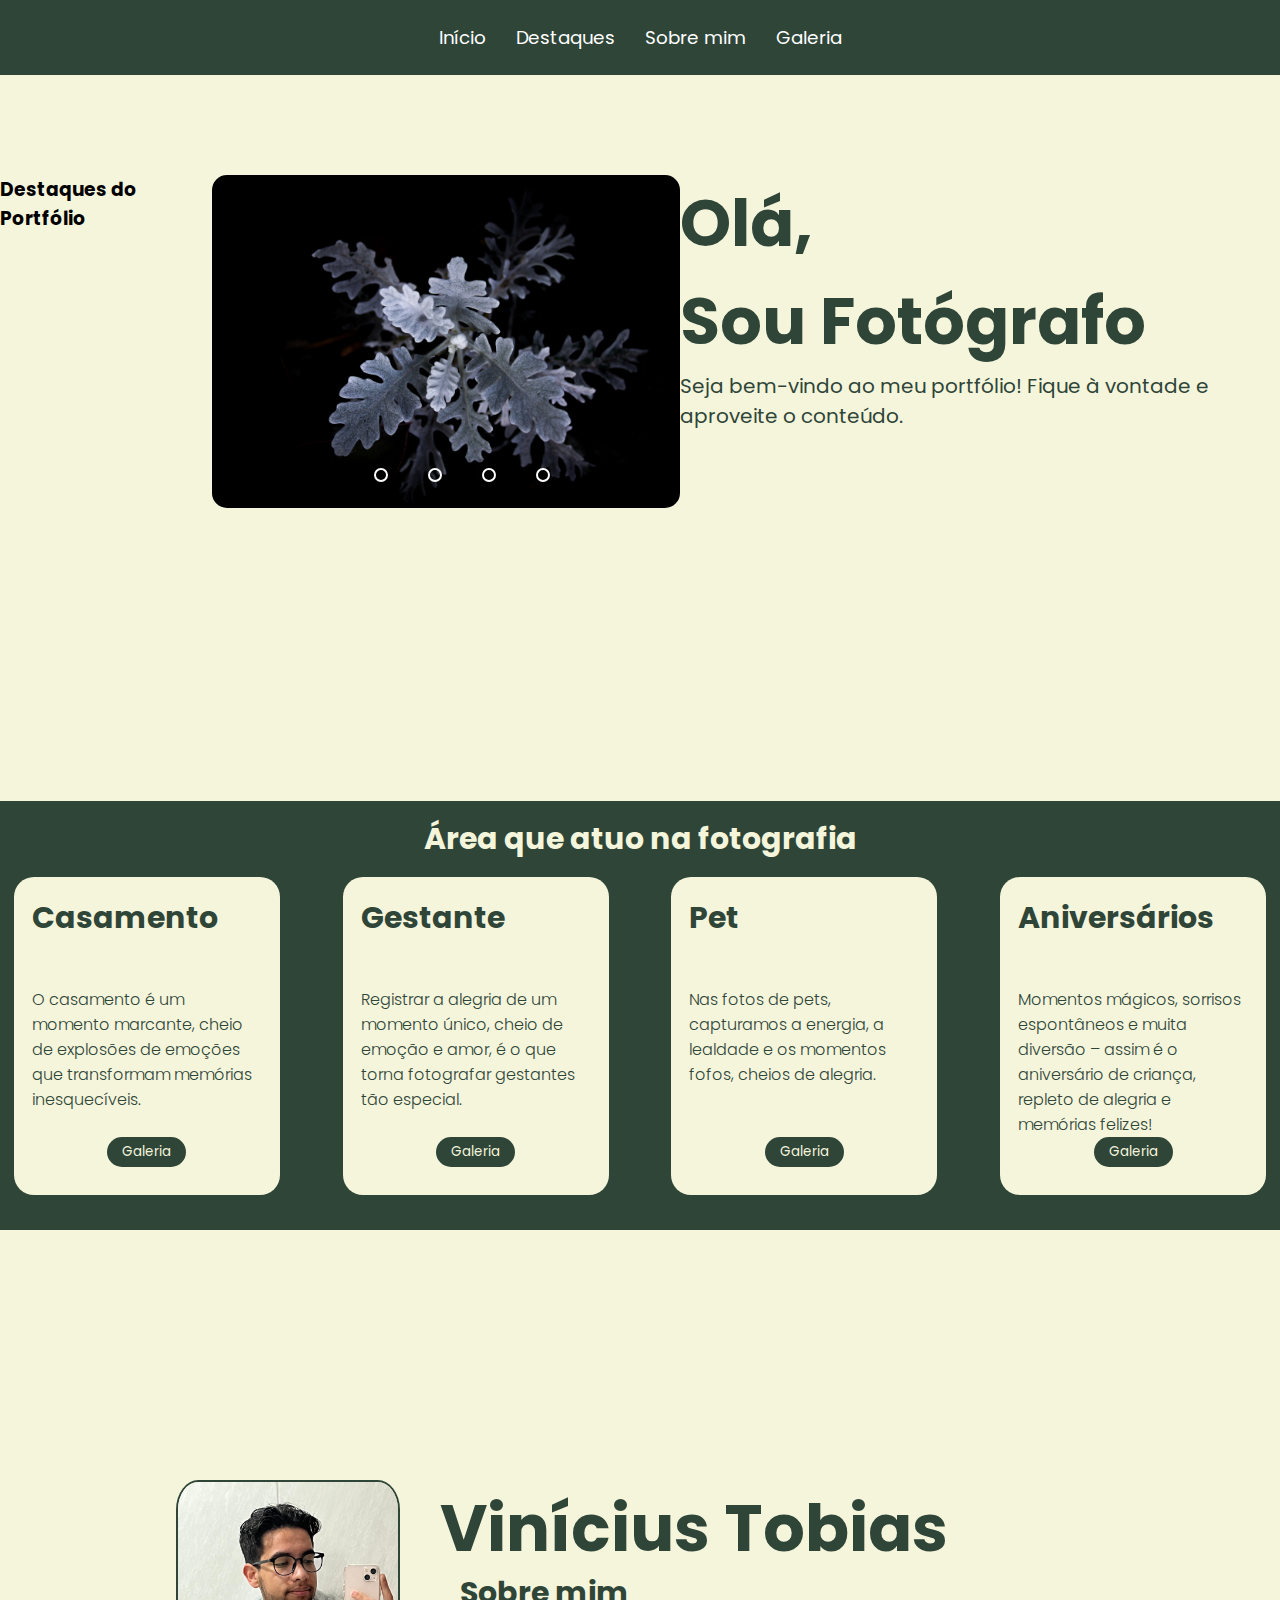
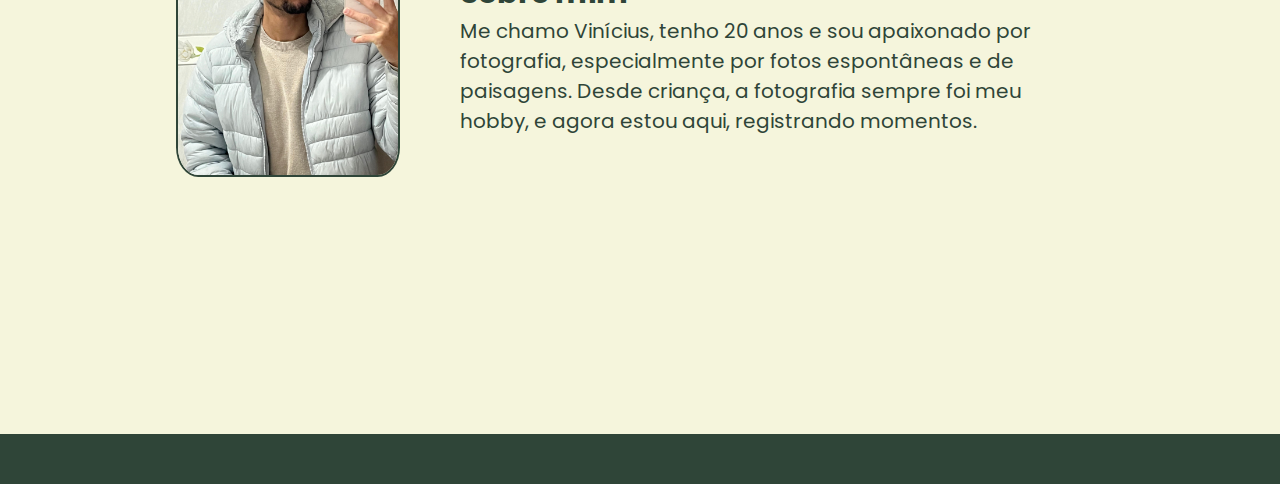
<file: Inicio.html>
<!DOCTYPE html>
<html lang="pt-br">
<head>
    <meta charset="UTF-8">
    <meta name="viewport" content="width=device-width, initial-scale=1.0">
    <title>Vinícius Tobias</title>
    <link rel="stylesheet" href="../Style/inicio.css">
    <link rel="stylesheet" href="../Style/inicio-cell-model.css">
    <link rel="preconnect" href="https://fonts.googleapis.com">
    <link rel="preconnect" href="https://fonts.gstatic.com" crossorigin>
    <link href="https://fonts.googleapis.com/css2?family=Poppins:wght@300;500;700&display=swap" rel="stylesheet">
    <script defer src="../script/menu.js"></script>
</head>
<body style="background-color: #f5f5dc;">
    <!-- Menu -->
    <!-- <nav class="menu">
        <header>
            <div>
                <ul>
                    <li><a href="#inicio">Inicio</a></li>
                    <li><a href="#iddestaques">Destaque</a></li>
                    <li><a href="#idsobremim">Sobre mim</a></li>
                    <li><a href="#idcards">Estilos</a></li>
                </ul>
            </div>
        </header>
    </nav> -->

    <header>
        <nav class="nav-bar">
            <div class="nav-list">
                <ul>
                    <li class="nav-item"><a href="#inicio" class="nav-link">Início</a></li>
                </ul>
                <ul>
                    <li class="nav-item"><a href="#iddestaques" class="nav-link">Destaques</a></li>
                </ul>
                <ul>
                    <li class="nav-item"><a href="#idsobremim" class="nav-link">Sobre mim</a></li>
                </ul>
                <ul>
                    <li class="nav-item"><a href="#" class="nav-link">Galeria</a></li>
                </ul>
            </div>

            <div class="mobile-menu-icon">
                <button onclick="menuShow()"><img class="icon" src="[data-uri]"/></button>
            </div>
        </nav>

        <div class="mobile-menu">
            <ul>
                <li class="nav-item"><a href="#inicio" class="nav-link">Início</a></li>
            </ul>
            <ul>
                <li class="nav-item"><a href="#iddestaques" class="nav-link">Destaques</a></li>
            </ul>
            <ul>
                <li class="nav-item"><a href="#idsobremim" class="nav-link">Sobre mim</a></li>
            </ul>
            <ul>
                <li class="nav-item"><a href="#" class="nav-link">Galeria</a></li>
            </ul>
        </div>

    </header>

    <!-- Titulo -->
    
    <div class="iniciopagina">
    
        <div>
            <div class="title" id="inicio">
                <h1>Olá,<br>Sou Fotógrafo</h1>
                <p>Seja bem-vindo ao meu portfólio! Fique à vontade e aproveite o conteúdo.</p>
            </div>
    
            <div class="atalhogaleria">
                <button onclick="window.location.href='outra-pagina.html';" class="btn">Entre em contato</button>
            </div>
        </div>
    
    
        <!-- Carrossel -->
    
    
        <div class="slider" id="iddestaques">
            <div class="slides">
                <input type="radio" name="radio-btn" id="radio1">
                <input type="radio" name="radio-btn" id="radio2">
                <input type="radio" name="radio-btn" id="radio3">
                <input type="radio" name="radio-btn" id="radio4">
    
                <div class="slide first">
                    <img src="../Photos/20200512140300__MG_6605.jpg" alt="imagem 1">
                </div>
                <div class="slide">
                    <img src="../Photos/_MG_8771.JPG" alt="imagem 2">
                </div>
                <div class="slide">
                    <img src="../Photos/20241223172247_IMG_7174.JPG" alt="imagem 3">
                </div>
                <div class="slide">
                    <img src="../Photos/20241223171452_IMG_7118.JPG" alt="imagem 4">
                </div>
    
                <div class="navigation-auto">
                    <div class="auto-bnt1"></div>
                    <div class="auto-bnt2"></div>
                    <div class="auto-bnt3"></div>
                    <div class="auto-bnt4"></div>
                </div>
    
            </div>
    
            <div class="manual-navigation">
                <label for="radio1" class="manual-btn"></label>
                <label for="radio2" class="manual-btn"></label>
                <label for="radio3" class="manual-btn"></label>
                <label for="radio4" class="manual-btn"></label>
            </div>
        </div>
    
        <div class="destaqueinicio">

            <h3>
                Destaques do Portfólio
            </h3>

        </div>

    </div>

    <!-- Area de atuação -->

    <div class="areaatuação">
        <h3>Área que atuo na fotografia</h3>
    </div>

    <!-- Cards -->
    <div class="cards" id="idcards">
        <div class="cardestilo">
            <h4>
                Casamento <br> ‎ 
            </h4>
            <p>
                O casamento é um momento marcante, cheio de explosões de emoções que transformam memórias inesquecíveis.
            </p>
            <div  class="galeriabutton">
                <button onclick="window.location.href='outra-pagina.html';" class="btn">Galeria</button>
            </div>
        </div>

        <div class="cardestilo">
            <h4>
                Gestante <br> ‎ 
            </h4>
            <p>
                Registrar a alegria de um momento único, cheio de emoção e amor, é o que torna fotografar gestantes tão especial.
            </p>
            <div  class="galeriabutton">
                <button onclick="window.location.href='outra-pagina.html';" class="btn">Galeria</button>
            </div>
        </div>

        <div class="cardestilo">
            <h4>
                Pet <br> ‎ 
            </h4>
            <p>
                Nas fotos de pets, capturamos a energia, a lealdade e os momentos fofos, cheios de alegria.
            </p>
            <div  class="galeriabutton">
                <button onclick="window.location.href='outra-pagina.html';" class="btn">Galeria</button>
            </div>
        </div>

        <div class="cardestilo">
            <h4>
                Aniversários <br> ‎ 
            </h4>
            <p>
                Momentos mágicos, sorrisos espontâneos e muita diversão – assim é o aniversário de criança, repleto de alegria e memórias felizes!
            </p>
            <div  class="galeriabutton">
                <button onclick="window.location.href='outra-pagina.html';" class="btn">Galeria</button>
            </div>
        </div>
    </div>

    <!-- Sobre mim -->
    <div class="about-me" id="idsobremim">
        <div class="foto-titulo">
            <img src="../Photos/viniciusa.jpg" alt="Foto de vinicius">
        </div>

        <div class="sobremim">
            <h2>Vinícius Tobias</h2>
            <h3>
                Sobre mim
            </h3>
            <p>
                Me chamo Vinícius, tenho 20 anos e sou apaixonado por fotografia, especialmente por fotos espontâneas e de paisagens. Desde criança, a fotografia sempre foi meu hobby, e agora estou aqui, registrando momentos.
            </p>
        </div>
    </div>

    

    <div class="rodape"></div>
    
    <script src="../script/menu.js"></script>
    <script src="../script/script.js"></script>
</body>
</html>
</file>
<file: Style/inicio.css>
* {
    padding: 0px;
    margin: 0px;
    font-family: "Poppins", serif;
    /* background-color: #f5f5dc; */
}

.body {
    background-color: #f5f5dc;
    height: 100vh;
}

/* Menu */

header {
    background-color: #2f4538;
}

.nav-bar {
    display: flex;
    justify-content: center;
    padding: 1.5rem 6rem;
}

.nav-list {
    display: flex;
    align-items: center;
}

.nav-list ul {
    display: flex;
    justify-content: center;
    list-style: none;
}

.nav-item {
    margin: 0 15px;
}

.nav-link {
    text-decoration: none;
    font-size: 1.15rem;
    color: #fff;
    font-weight: 400;
}

.login-button button {
    border: none;
    padding: 10px 15px;
    border-radius: 5px;
    background-color: #0187a7;
}

.login-button button a {
    text-decoration: none;
    color: #fff;
    font-weight: 500;
    font-size: 1.1rem;
}

.mobile-menu-icon {
    display: none;
}

.mobile-menu {
    display: none;
}


/* .menu ul{
    list-style-type: none;
    padding: 10px 0px;
    margin: 0;
    display: flex;
    flex-wrap: wrap;
    justify-content: center;
    background: #2f4538;
}

.menu li {
    margin-right: 20px;
}

.menu a {
    text-decoration: none;
    color: #f5f5dc;
    padding: 10px 20px;
    font-weight: 300;
    background: #2f4538;
}

.menu a:hover {
    background-color: #4d725d;
    border-radius: 5px;
}

} */

html {
    scroll-behavior: smooth;
}

/* Titulo */


.title {
    margin: 0px 0px 370px 0px;
    width: 600px;
}

.title h1 {
    font-size: 65px;
    color: #2f4538;
}

.title p {
    font-size: 20px;
    color: #2f4538;
}

.iniciopagina {
    display: flex;
    flex-direction:row-reverse;
    margin-top: 100px;
}

/* Carrossel */

.slider {
    margin: 0 auto;
    width: 500px;
    height: 333px;
    overflow: hidden;
    border-radius: 15px;
}

.slides{
    width: 400%;
    height: 333px;
    display: flex;
}

.slides input {
    display: none;
}

.slide{
    width: 25%;
    position: relative;
    transition: 2s;
}

.slide img{
    width: 500px;
}

.manual-navigation{
    position: absolute;
    width: 500px;
    margin-top: -40px;
    display: flex;
    justify-content: center;
}

.manual-btn{
    border: 2px solid #fff;
    padding: 5px;
    border-radius: 101px;
    cursor: pointer;
    transition: 1s;
}

.manual-btn:not(:last-child){
    margin-right: 40px;
}

.manual-btn:hover{
    background-color: #fff;
}

#radio1:checked ~ .first {
    margin-left:0;
}

#radio2:checked ~ .first {
    margin-left:-25%;
}

#radio3:checked ~ .first {
    margin-left:-50%;
}

#radio4:checked ~ .first {
    margin-left:-75%;
}

.navgation-auto div{
    border: 2px solid #20a6ff;
    padding: 5px;
    border-radius: 10px;
    cursor: pointer;
    transition: 1s;
}

.navigation-auto{
    position: absolute;
    width: 500px;
    margin-top: 360px;
    display: flex;
    justify-content: center;
}

.navigation-auto div:not(:last-child){
    margin-right: 40px;
}

#radio1:checked ~ .navigation-auto .auto-bnt1{
    background-color: #fff;
}

#radio2:checked ~ .navigation-auto .auto-bnt2{
    background-color: #fff;
}

#radio3:checked ~ .navigation-auto .auto-bnt3{
    background-color: #fff;
}

#radio4:checked ~ .navigation-auto .auto-bnt4{
    background-color: #fff;
}

/* Sobre mim */

.about-me {
    display: flex;
    flex-wrap: wrap;
    gap: 25px;
    justify-content: center;
    align-items: flex-start;
    margin: 250px 0px 250px 0px;
}

.foto-titulo img {
    width: 220px;
    border: 2px solid #2f4538;
    border-radius: 10%;
}

.sobremim {
    margin: 0px 15px;
    width: 650px;
}

.sobremim h2 {
    font-size: 65px;
    height: 82px;
    color: #2f4538;
}

.about-me h3{
    padding: 0px 20px;
    margin-top: 8px;
    color: #2f4538;
    font-size: 30px;
}

.about-me p{
    font-size: 20px;
    padding: 0px 38px 0px 20px;
    color: #2f4538;
}

/* Area de atuação */

.areaatuação {
    background: #2f4538;
    display: flex;
    justify-content: center;
    padding-top: 15px;
}

.areaatuação h3 {
    color: #f5f5dc;
    font-size: 30px;
}

/* Estilos */ 

.cards {
    background: #2f4538;
    display: flex;
    flex-wrap: wrap;
    gap: 35px;
    justify-content: space-around;
    margin: 0px 0px 25px 0px;
    padding: 15px 0px 35px 0px;
}

.cardestilo {
    background: #f5f5dc;
    border-radius: 20px;
    padding: 18px;
    width: 230px;
    color: #2f4538;
    display: flex; /* Ativa Flexbox */
    flex-direction: column; /* Coloca os elementos em coluna */
    justify-content: space-between;
}

.cardestilo h4 {
    font-size: 30px;
    font-weight: 700;
}

.cardestilo p {
    font-weight: 300;
}

.cardicontitle {
    display: flex;
}

.galeriabutton {
    display: flex;
    justify-content: center;
    margin: 15px 0px 10px 0px;
    margin-top: auto;
}

.galeriabutton button {
    border: none;
    border-radius: 25px;
    padding: 5px 15px;
    background: #2f4538;
    color: #f5f5dc;
    cursor: pointer;
}

.btn:hover {
    background-color: #4d725d;
}

.atalhogaleria {
    display: none;
}

.rodape {
    background-color: #2f4538;
    width: 100%;
    height: 50px;
}

.pre-destaqueinicio {
    display: none;
}
</file>
<file: Style/inicio-cell-model.css>
@media (max-width: 480px) {

    .nav-bar {
        padding: 1.5rem 4rem;
        justify-content: space-between;
    }
    .nav-item {
        display: none;
    }
    .login-button {
        display: none;
    }
    .mobile-menu-icon {
        display: block;
    }
    .mobile-menu-icon button {
        background-color: transparent;
        border: none;
        cursor: pointer;
    }
    .mobile-menu ul {
        display: flex;
        flex-direction: column;
        text-align: center;
        padding-bottom: 1rem;
    }
    .mobile-menu .nav-item {
        display: block;
        padding-top: 1.2rem;
    }
    
    .open {
        display: block;
    }

    /* Titulo */

    .title{
        margin: 200px 0px 45px 38px;
        width: 330px;
    }

    .title h1 {
        font-size: 45px;
    }

    .title p {
        font-size: 22px;
    }

    .atalhogaleria {
        display: flex;
        justify-content: center;
        margin: 0px 0px 45px 0px;
        margin-top: auto;
    }
    
    .atalhogaleria button {
        border: none;
        border-radius: 25px;
        padding: 5px 15px;
        background: #2f4538;
        color: #f5f5dc;
        cursor: pointer;
        font-size: 20px;
    }
    
    .btn:hover {
        background-color: #4d725d;
    }

    .galeriabutton button {
        border: none;
        border-radius: 25px;
        padding: 5px 15px;
        background: #2f4538;
        color: #f5f5dc;
        cursor: pointer;
        margin-top: 15px;
    }

    .iniciopagina {
        display: flex;
        flex-direction: column-reverse;
        margin-bottom: 200px;
        margin-top: 0;
    }

    .pre-destaqueinicio {
        width: 100%;
        display: flex;
        justify-content: center;
    }

    .destaqueinicio {
        display: flex;
        justify-content: center;
        background-color: #2f4538;
        width: 350px;
        margin-top: 25px;
        padding: 10px 0px 5px 0px;
        border-radius: 10px 10px 0 0;
    }

    .destaqueinicio h3 {
        color: #f5f5dc;
    }

    .slider {
        width: 350px;
        height: 271px;
        background: #2f4538;
        border-radius: 0 0 10px 10px;
    }

    .slide {
        height: 271px;
    }

    .slides {
        height: 271px;
    }

    .slide img {
        width: 350px;
    }

    .manual-navigation {
        width: 350px;
        margin-top: -25px;
    }

    .navigation-auto {
        width: 350px;
        margin-top: 271px;
        background: #2f4538;
    }

    /* Sobre mim */

    .about-me {
        flex-direction: column-reverse;
        align-items: center;
        margin: 250px 0px 95px 0px;
    }

    .sobremim {
        width: 350px;
    }

    .sobremim h2 {
        font-size: 43px;
        height: 50px;
        width: 350px;
        margin: 0 auto; 
        text-align: center;
    }

    .sobremim h3 {
        font-size: 24px;
        width: 160px;
        padding: 0px 0px 0px 18px;
        }

    .sobremim p {
        font-size: 14px;
        width: 325px;
        padding: 0px 0px 0px 18px;
        margin-bottom: 20px;
    }



    .areaatuação h3 {
        font-size: 24px;
    }



}

/* .rodape {
    width: 100%;
    height: 50px;
    background-color: #2f4538;
} */
</file>
